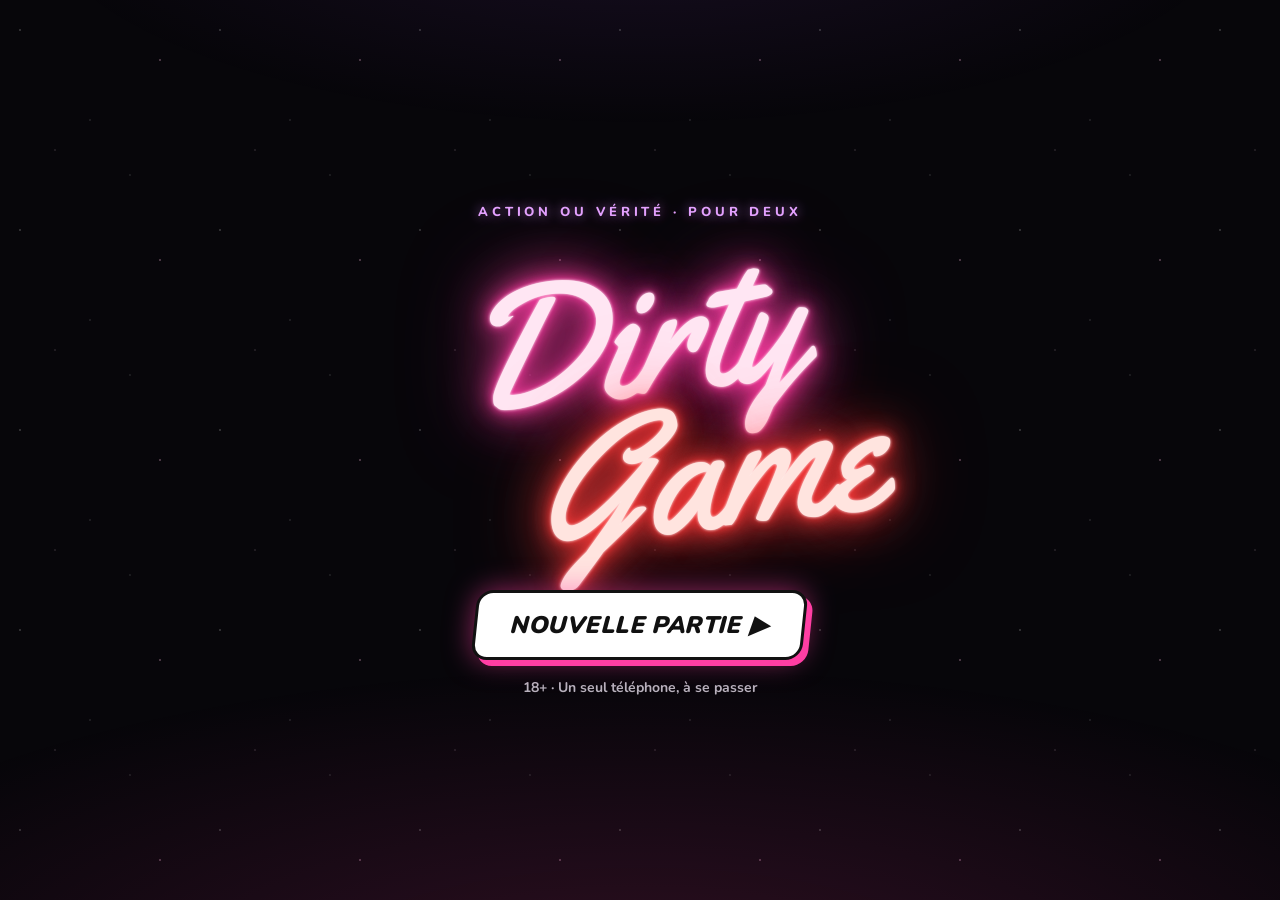
<file: index.html>
<!DOCTYPE html>
<html lang="fr">
<head>
<meta charset="utf-8">
<meta name="viewport" content="width=device-width, initial-scale=1, viewport-fit=cover">
<meta name="theme-color" content="#07060a">
<title>Dirty Game</title>
<link rel="preconnect" href="https://fonts.googleapis.com">
<link href="https://fonts.googleapis.com/css2?family=Nunito:ital,wght@0,600;0,700;0,800;0,900;1,900&family=Yellowtail&display=swap" rel="stylesheet">
<link rel="stylesheet" href="style.css">
<script type="importmap">
{ "imports": { "three": "./vendor/three/three.module.min.js", "three/addons/": "./vendor/three/addons/" } }
</script>
</head>
<body>
<div id="app">
  <div class="sky"></div>

  <!-- ACCUEIL -->
  <section id="home" class="screen center-col">
    <div class="kicker">Action ou vérité · pour deux</div>
    <div class="logo">
      <span class="logo-dirty">Dirty</span>
      <span class="logo-game">Game</span>
    </div>
    <div class="center-col" style="gap:18px">
      <button type="button" class="btn-big pink" data-go="setup">Nouvelle partie &#9654;&#xFE0E;</button>
      <div class="muted">18+ · Un seul téléphone, à se passer</div>
    </div>
  </section>

  <!-- JOUEURS -->
  <section id="setup" class="screen sheet-wrap">
    <div class="sheet" style="max-width:600px; gap:22px">
      <div class="sheet-head">
        <span class="sheet-title">LES JOUEURS</span>
        <button type="button" class="btn-close" data-go="home">✕</button>
      </div>
      <div class="rule" style="margin-top:-8px"></div>
      <div id="setupPlayers" class="players-grid"></div>
      <div style="height:1px; background:#d9d6cf"></div>
      <div style="display:flex; flex-direction:column; gap:12px">
        <div style="font-weight:900; font-size:18px">Intensité</div>
        <div class="grid2">
          <button type="button" class="seg" id="modeProg">Progressif</button>
          <button type="button" class="seg" id="modeFixe">Fixe</button>
        </div>
        <div id="progInfo" style="display:flex; flex-direction:column; gap:8px">
          <div class="grid3" style="gap:4px">
            <div class="bar" style="background:#d98cff"></div>
            <div class="bar" style="background:#ff5fa2"></div>
            <div class="bar" style="background:#ff3b3b"></div>
          </div>
          <div class="grid3" style="gap:4px; font-weight:800; font-size:13px; color:#4d4a46">
            <span>Soft</span><span style="text-align:center">Chaud</span><span style="text-align:right">Hot</span>
          </div>
          <div style="font-weight:700; font-size:13px; color:#6b6863">De plus en plus intense au fil du plateau, sans savoir où ça change.</div>
        </div>
        <div id="fixeInfo" class="grid3" style="gap:8px"></div>
      </div>
      <div style="display:flex; justify-content:flex-end; padding-top:4px">
        <button type="button" class="btn-ink" id="startGame" style="font-size:26px; padding:12px 30px">JOUER &#9654;&#xFE0E;</button>
      </div>
    </div>
  </section>

  <!-- PLATEAU 3D -->
  <section id="board" class="screen">
    <div id="stage"></div>
    <div class="hud-top">
      <div class="hud-row">
        <button type="button" class="btn-round" data-go="home" aria-label="Accueil">⌂</button>
        <div class="turn-box">
          <span class="turn-dot" id="turnDot"></span>
          <div class="turn-txt">
            <span class="cap">C'est au tour de</span>
            <span class="turn-name" id="turnName"></span>
          </div>
        </div>
        <button type="button" class="btn-round" id="openLegend" style="font-size:20px; font-style:italic" aria-label="Les cases">i</button>
      </div>
      <div id="chips" class="chips"></div>
    </div>
    <div class="hud-bottom">
      <button type="button" id="roll" class="roll">
        <span class="roll-label" id="rollLabel">Lancer le dé</span>
      </button>
    </div>
  </section>

  <!-- VICTOIRE -->
  <section id="win" class="screen center-col" style="gap:22px; overflow:hidden">
    <div class="win-halo" id="winHalo"></div>
    <div class="kicker" style="color:#ffd23f; text-shadow:0 0 12px rgba(255,210,63,.7); position:relative">Case 45 · arrivée pile</div>
    <div class="win-name" id="winName"></div>
    <div style="position:relative; font-weight:900; font-size:30px">remporte la partie</div>
    <div id="winSub" style="position:relative; font-size:17px; font-weight:700; color:#cfc8d3; max-width:340px; text-wrap:pretty"></div>
    <button type="button" class="btn-big" id="goFinal" style="position:relative; margin-top:10px; font-size:21px; padding:15px 28px">Imposer le gage final &#9654;&#xFE0E;</button>
  </section>

  <!-- GAGE FINAL -->
  <section id="final" class="screen sheet-wrap">
    <div class="sheet" style="max-width:480px; gap:16px; box-shadow:0 0 0 3px #ff3b3b, 0 0 70px rgba(255,59,59,.45)">
      <div class="sheet-head" style="align-items:flex-end">
        <span class="sheet-title" style="font-size:30px">GAGE FINAL</span>
        <span class="lvl-tag" style="background:#ff3b3b">HOT</span>
      </div>
      <div class="rule"></div>
      <div id="finalSub" style="font-weight:800; font-size:15px; color:#4d4a46"></div>
      <div id="finalPick" style="display:flex; flex-direction:column; gap:16px">
        <div id="finalOptions" style="display:flex; flex-direction:column; gap:8px"></div>
        <textarea id="finalCustom" placeholder="Ou écris ton propre gage…" rows="3"></textarea>
        <div style="display:flex; justify-content:flex-end">
          <button type="button" class="btn-ink" id="imposeFinal" style="font-size:24px; padding:12px 26px">IMPOSER &#9654;&#xFE0E;</button>
        </div>
      </div>
      <div id="finalShow" style="display:flex; flex-direction:column; gap:16px">
        <div id="finalText" class="card-text" style="font-size:28px; min-height:3.6em"></div>
        <button type="button" class="btn-ink" id="finalDone" style="font-size:26px; padding:14px">FAIT ✓</button>
      </div>
      <div id="finalEnd" style="display:flex; flex-direction:column; gap:16px">
        <div style="font-weight:800; font-size:22px; line-height:1.3">Partie terminée. Une revanche ?</div>
        <div class="grid2" style="gap:10px">
          <button type="button" class="seg" data-go="home" style="background:#e6e4df; color:#333; padding:14px; font-size:17px">Accueil</button>
          <button type="button" class="seg" id="rematch" style="background:#111; color:#fff; padding:14px; font-size:17px">Revanche</button>
        </div>
      </div>
    </div>
  </section>

  <!-- MODALE : CHOIX LIBRE / GAGE À DONNER -->
  <div id="mChoice" class="modal">
    <div class="sheet" id="choiceSheet" style="max-width:420px; gap:16px; border-radius:34px; padding:24px">
      <div class="sheet-head" style="align-items:flex-end">
        <span class="sheet-title" id="choiceTitle"></span>
      </div>
      <div class="rule"></div>
      <div id="choiceText" style="font-weight:800; font-size:22px; line-height:1.3; text-wrap:pretty"></div>
      <div class="grid2" style="gap:14px; padding:4px 4px 6px 0">
        <button type="button" class="btn-ink" id="pickA" style="font-size:22px; padding:16px 6px">ACTION</button>
        <button type="button" class="btn-ink" id="pickV" style="font-size:22px; padding:16px 6px">VÉRITÉ</button>
      </div>
    </div>
  </div>

  <!-- MODALE : JOKER -->
  <div id="mJoker" class="modal">
    <div class="sheet" style="max-width:420px; gap:16px; border-radius:34px; padding:24px; box-shadow:0 0 0 3px #ffd23f, 0 0 60px rgba(255,210,63,.45)">
      <div style="display:flex; align-items:center; gap:10px">
        <span class="sheet-title">JOKER</span><span style="font-size:26px; color:#e0a800">★</span>
      </div>
      <div class="rule"></div>
      <div id="jokerText" style="font-weight:800; font-size:20px; line-height:1.3"></div>
      <div style="display:flex; flex-direction:column; gap:10px">
        <button type="button" class="opt" id="keepJoker">
          <span class="opt-t">Éviter mon gage</span>
          <span class="opt-s">Garde ce joker pour annuler ton prochain gage.</span>
        </button>
        <button type="button" class="opt" id="giveGage">
          <span class="opt-t">Donner un gage à l'autre</span>
          <span class="opt-s" id="jokerGiveSub"></span>
        </button>
      </div>
    </div>
  </div>

  <!-- MODALE : CARTE -->
  <div id="mCard" class="modal" style="overflow-y:auto">
    <div class="sheet" id="cardSheet" style="max-width:440px; gap:16px; border-radius:34px; padding:24px 24px 22px">
      <div class="sheet-head" style="align-items:flex-end">
        <span class="sheet-title" id="cardType" style="font-size:34px; line-height:1"></span>
      </div>
      <div class="rule"></div>
      <div style="display:flex; align-items:center; gap:8px; font-weight:800; font-size:14px; color:#4d4a46">
        <span id="cardPawn" style="width:12px; height:12px; border-radius:50%"></span><span id="cardFor"></span>
      </div>
      <div id="cardText" class="card-text"></div>
      <div id="timer" class="timer">
        <div style="display:flex; align-items:baseline; gap:2px; min-width:66px">
          <span id="timerLeft" style="font-weight:900; font-size:38px; line-height:1; font-variant-numeric:tabular-nums"></span><span style="font-weight:900; font-size:18px">s</span>
        </div>
        <div class="timer-track"><div id="timerBar" class="timer-bar"></div></div>
        <button type="button" id="timerBtn" class="timer-btn"></button>
      </div>
      <button type="button" class="btn-ink" id="cardDone" style="margin-right:5px; font-size:26px; padding:14px">FAIT ✓</button>
      <button type="button" class="seg" id="useJoker" style="background:#e6e4df; color:#333; padding:11px; font-size:15px"></button>
    </div>
  </div>

  <!-- MODALE : LÉGENDE -->
  <div id="mLegend" class="modal">
    <div class="sheet" style="max-width:400px; gap:14px; border-radius:34px; padding:24px">
      <div class="sheet-head">
        <span class="sheet-title" style="font-size:26px">LES CASES</span>
        <button type="button" class="btn-close" id="closeLegend">✕</button>
      </div>
      <div class="rule"></div>
      <div id="legendList" style="display:flex; flex-direction:column; gap:8px"></div>
      <div style="font-weight:700; font-size:13px; color:#5c5954; line-height:1.4">Il faut tomber pile sur la case 45. Sinon, le pion recule du surplus. Glisse un doigt sur le plateau pour le faire pivoter.</div>
    </div>
  </div>

  <!-- TOAST -->
  <div id="toast" class="toast-wrap">
    <div class="toast" id="toastBox">
      <div class="toast-title" id="toastTitle"></div>
      <div class="toast-text" id="toastText"></div>
    </div>
  </div>
</div>

<script src="deck.js"></script>
<script type="module" src="main.js"></script>
</body>
</html>
</file>
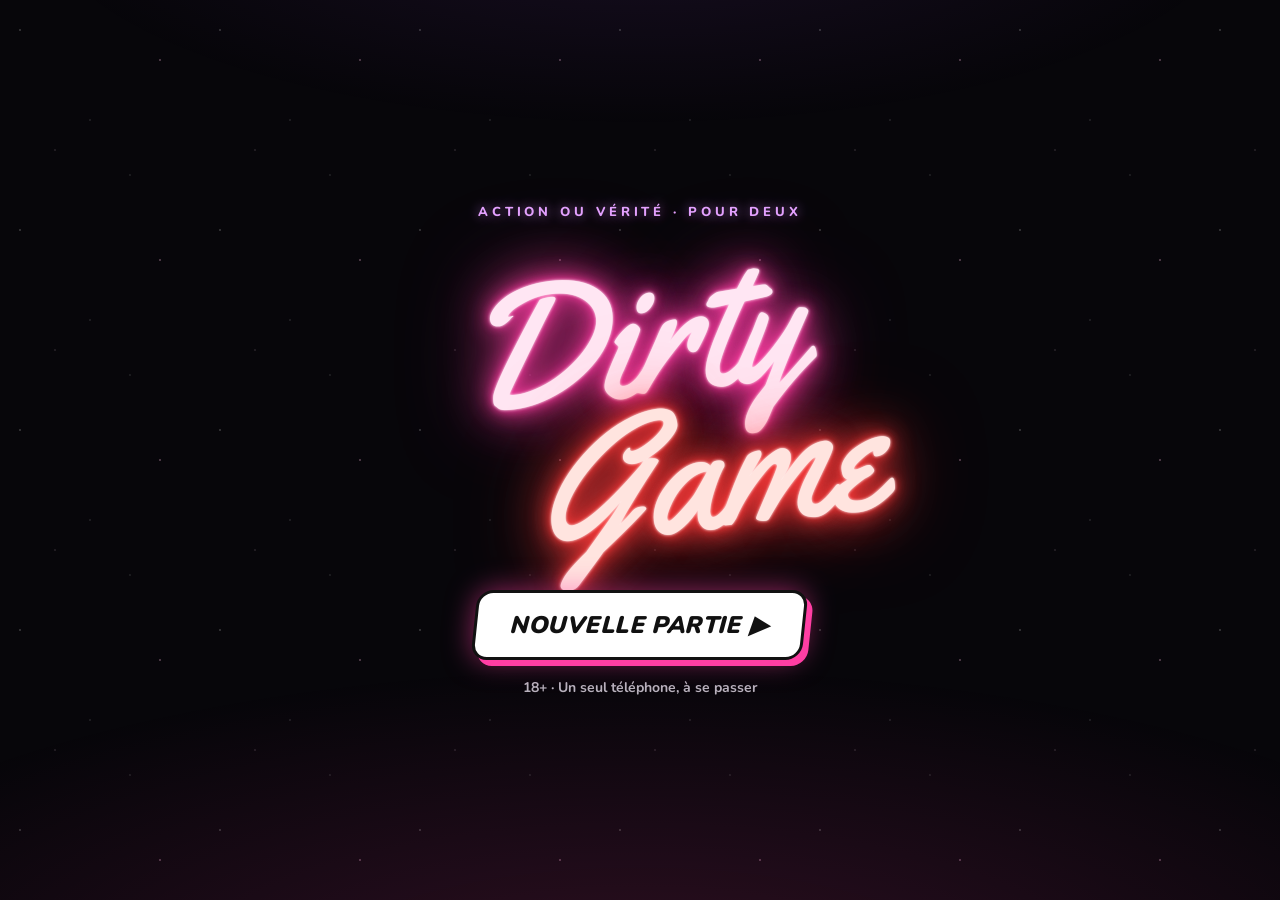
<file: public/index.html>
<!DOCTYPE html>
<html lang="fr">
<head>
<meta charset="utf-8">
<meta name="viewport" content="width=device-width, initial-scale=1, maximum-scale=1, viewport-fit=cover">
<meta name="theme-color" content="#07060a">
<title>Dirty Game</title>
<link rel="icon" type="image/png" sizes="32x32" href="favicon-32.png">
<link rel="apple-touch-icon" href="apple-touch-icon.png">
<link rel="manifest" href="manifest.webmanifest">
<meta name="apple-mobile-web-app-capable" content="yes">
<meta name="mobile-web-app-capable" content="yes">
<meta name="apple-mobile-web-app-status-bar-style" content="black-translucent">
<meta name="apple-mobile-web-app-title" content="Dirty Game">
<link rel="preconnect" href="https://fonts.googleapis.com">
<link href="https://fonts.googleapis.com/css2?family=Nunito:ital,wght@0,600;0,700;0,800;0,900;1,900&family=Yellowtail&display=swap" rel="stylesheet">
<link rel="stylesheet" href="style.css">
<script type="importmap">
{ "imports": { "three": "./vendor/three/three.module.min.js", "three/addons/": "./vendor/three/addons/" } }
</script>
</head>
<body>
<div id="app">
  <div class="sky"></div>

  <!-- ACCUEIL -->
  <section id="home" class="screen center-col">
    <div class="kicker">Action ou vérité · pour deux</div>
    <div class="logo">
      <span class="logo-dirty">Dirty</span>
      <span class="logo-game">Game</span>
    </div>
    <div class="center-col" style="gap:18px">
      <button type="button" class="btn-big pink" id="resumeGame" style="display:none">Reprendre la partie &#9654;&#xFE0E;<small id="resumeInfo" class="resume-info"></small></button>
      <button type="button" class="btn-big pink" data-go="setup">Nouvelle partie &#9654;&#xFE0E;</button>
      <div class="muted">18+ · Un seul téléphone, à se passer</div>
    </div>
  </section>

  <!-- JOUEURS -->
  <section id="setup" class="screen sheet-wrap">
    <div class="sheet" style="max-width:600px; gap:22px">
      <div class="sheet-head">
        <span class="sheet-title">LES JOUEURS</span>
        <button type="button" class="btn-close" data-go="home">✕</button>
      </div>
      <div class="rule" style="margin-top:-8px"></div>
      <div id="setupPlayers" class="players-grid"></div>
      <div style="height:1px; background:#d9d6cf"></div>
      <div style="display:flex; flex-direction:column; gap:12px">
        <div style="font-weight:900; font-size:18px">Intensité</div>
        <div class="grid2">
          <button type="button" class="seg" id="modeProg">Progressif</button>
          <button type="button" class="seg" id="modeFixe">Fixe</button>
        </div>
        <div id="progInfo" style="display:flex; flex-direction:column; gap:8px">
          <div class="grid3" style="gap:4px">
            <div class="bar" style="background:#d98cff"></div>
            <div class="bar" style="background:#ff5fa2"></div>
            <div class="bar" style="background:#ff3b3b"></div>
          </div>
          <div class="grid3" style="gap:4px; font-weight:800; font-size:13px; color:#4d4a46">
            <span>Soft</span><span style="text-align:center">Chaud</span><span style="text-align:right">Hot</span>
          </div>
          <div style="font-weight:700; font-size:13px; color:#6b6863">De plus en plus intense au fil du plateau, sans savoir où ça change.</div>
        </div>
        <div id="fixeInfo" class="grid3" style="gap:8px"></div>
      </div>
      <div style="display:flex; justify-content:flex-end; padding-top:4px">
        <button type="button" class="btn-ink" id="startGame" style="font-size:26px; padding:12px 30px">JOUER &#9654;&#xFE0E;</button>
      </div>
    </div>
  </section>

  <!-- PLATEAU 3D -->
  <section id="board" class="screen">
    <div id="stage"></div>
    <div class="hud-top">
      <div class="hud-row">
        <button type="button" class="btn-round" data-go="home" aria-label="Accueil">⌂</button>
        <div class="turn-box">
          <span class="turn-dot" id="turnDot"></span>
          <div class="turn-txt">
            <span class="cap">C'est au tour de</span>
            <span class="turn-name" id="turnName"></span>
          </div>
        </div>
        <button type="button" class="btn-round" id="openLegend" style="font-size:20px; font-style:italic" aria-label="Les cases">i</button>
      </div>
      <div id="chips" class="chips"></div>
    </div>
    <div class="hud-bottom">
      <button type="button" id="roll" class="roll">
        <span class="roll-label" id="rollLabel">Lancer le dé</span>
      </button>
    </div>
  </section>

  <!-- VICTOIRE -->
  <section id="win" class="screen center-col" style="gap:22px; overflow:hidden">
    <div class="win-halo" id="winHalo"></div>
    <div class="kicker" style="color:#ffd23f; text-shadow:0 0 12px rgba(255,210,63,.7); position:relative">Case 45 · arrivée pile</div>
    <div class="win-name" id="winName"></div>
    <div style="position:relative; font-weight:900; font-size:30px">remporte la partie</div>
    <div id="winSub" style="position:relative; font-size:17px; font-weight:700; color:#cfc8d3; max-width:340px; text-wrap:pretty"></div>
    <button type="button" class="btn-big" id="goFinal" style="position:relative; margin-top:10px; font-size:21px; padding:15px 28px">Imposer le gage final &#9654;&#xFE0E;</button>
  </section>

  <!-- GAGE FINAL -->
  <section id="final" class="screen sheet-wrap">
    <div class="sheet" style="max-width:480px; gap:16px; box-shadow:0 0 0 3px #ff3b3b, 0 0 70px rgba(255,59,59,.45)">
      <div class="sheet-head" style="align-items:flex-end">
        <span class="sheet-title" style="font-size:30px">GAGE FINAL</span>
        <span class="lvl-tag" style="background:#ff3b3b">HOT</span>
      </div>
      <div class="rule"></div>
      <div id="finalSub" style="font-weight:800; font-size:15px; color:#4d4a46"></div>
      <div id="finalPick" style="display:flex; flex-direction:column; gap:16px">
        <div id="finalOptions" style="display:flex; flex-direction:column; gap:8px"></div>
        <textarea id="finalCustom" placeholder="Ou écris ton propre gage…" rows="3"></textarea>
        <div style="display:flex; justify-content:flex-end">
          <button type="button" class="btn-ink" id="imposeFinal" style="font-size:24px; padding:12px 26px">IMPOSER &#9654;&#xFE0E;</button>
        </div>
      </div>
      <div id="finalShow" style="display:flex; flex-direction:column; gap:16px">
        <div id="finalText" class="card-text" style="font-size:28px; min-height:3.6em"></div>
        <button type="button" class="btn-ink" id="finalDone" style="font-size:26px; padding:14px">FAIT ✓</button>
      </div>
      <div id="finalEnd" style="display:flex; flex-direction:column; gap:16px">
        <div style="font-weight:800; font-size:22px; line-height:1.3">Partie terminée. Une revanche ?</div>
        <div class="grid2" style="gap:10px">
          <button type="button" class="seg" data-go="home" style="background:#e6e4df; color:#333; padding:14px; font-size:17px">Accueil</button>
          <button type="button" class="seg" id="rematch" style="background:#111; color:#fff; padding:14px; font-size:17px">Revanche</button>
        </div>
      </div>
    </div>
  </section>

  <!-- MODALE : CHOIX LIBRE / GAGE À DONNER -->
  <div id="mChoice" class="modal">
    <div class="sheet neon-sheet" id="choiceSheet" style="max-width:420px; gap:16px; border-radius:34px; padding:24px">
      <div class="sheet-head" style="align-items:flex-end">
        <span class="sheet-title" id="choiceTitle"></span>
      </div>
      <div class="rule"></div>
      <div id="choiceText" style="font-weight:800; font-size:22px; line-height:1.3; text-wrap:pretty"></div>
      <div class="grid2" style="gap:14px; padding:4px 4px 6px 0">
        <button type="button" class="btn-ink" id="pickA" style="font-size:22px; padding:16px 6px">ACTION</button>
        <button type="button" class="btn-ink" id="pickV" style="font-size:22px; padding:16px 6px">VÉRITÉ</button>
      </div>
    </div>
  </div>

  <!-- MODALE : JOKER -->
  <div id="mJoker" class="modal">
    <div class="sheet neon-sheet" style="--c:#ffd23f; max-width:420px; gap:16px; border-radius:34px; padding:24px">
      <div style="display:flex; align-items:center; gap:10px">
        <span class="sheet-title">JOKER</span><span style="font-size:26px; color:#ffd23f; text-shadow:0 0 12px #ffd23f">★</span>
      </div>
      <div class="rule"></div>
      <div id="jokerText" style="font-weight:800; font-size:20px; line-height:1.3"></div>
      <div style="display:flex; flex-direction:column; gap:10px">
        <button type="button" class="opt" id="keepJoker">
          <span class="opt-t">Éviter mon gage</span>
          <span class="opt-s">Garde ce joker pour annuler ton prochain gage.</span>
        </button>
        <button type="button" class="opt" id="giveGage">
          <span class="opt-t">Donner un gage à l'autre</span>
          <span class="opt-s" id="jokerGiveSub"></span>
        </button>
      </div>
    </div>
  </div>

  <!-- MODALE : CARTE -->
  <div id="mCard" class="modal card-modal">
    <div class="sheet neon-sheet card-sheet" id="cardSheet">
      <div class="card-top">
        <span class="card-kind" id="cardType"></span>
        <span class="card-for"><i id="cardPawn"></i><span id="cardFor"></span></span>
      </div>
      <div class="rule"></div>
      <div class="card-body"><div id="cardText" class="card-text"></div></div>
      <div class="card-actions">
        <div id="timer" class="timer">
          <div style="display:flex; align-items:baseline; gap:2px; min-width:66px">
            <span id="timerLeft" style="font-weight:900; font-size:38px; line-height:1; font-variant-numeric:tabular-nums"></span><span style="font-weight:900; font-size:18px">s</span>
          </div>
          <div class="timer-track"><div id="timerBar" class="timer-bar"></div></div>
          <button type="button" id="timerBtn" class="timer-btn"></button>
        </div>
        <button type="button" class="btn-ink" id="cardDone" style="margin-right:5px; font-size:26px; padding:14px">FAIT ✓</button>
        <button type="button" class="seg joker-btn" id="useJoker"></button>
      </div>
    </div>
  </div>

  <!-- MODALE : LÉGENDE -->
  <div id="mLegend" class="modal">
    <div class="sheet" style="max-width:400px; gap:14px; border-radius:34px; padding:24px">
      <div class="sheet-head">
        <span class="sheet-title" style="font-size:26px">LES CASES</span>
        <button type="button" class="btn-close" id="closeLegend">✕</button>
      </div>
      <div class="rule"></div>
      <div id="legendList" style="display:flex; flex-direction:column; gap:8px"></div>
      <div style="font-weight:700; font-size:13px; color:#5c5954; line-height:1.4">Il faut tomber pile sur la case 45. Sinon, le pion recule du surplus.</div>
    </div>
  </div>

  <!-- TOAST -->
  <div id="toast" class="toast-wrap">
    <div class="toast" id="toastBox">
      <div class="toast-title" id="toastTitle"></div>
      <div class="toast-text" id="toastText"></div>
    </div>
  </div>
</div>

<script src="deck.js"></script>
<script type="module" src="main.js"></script>
</body>
</html>
</file>
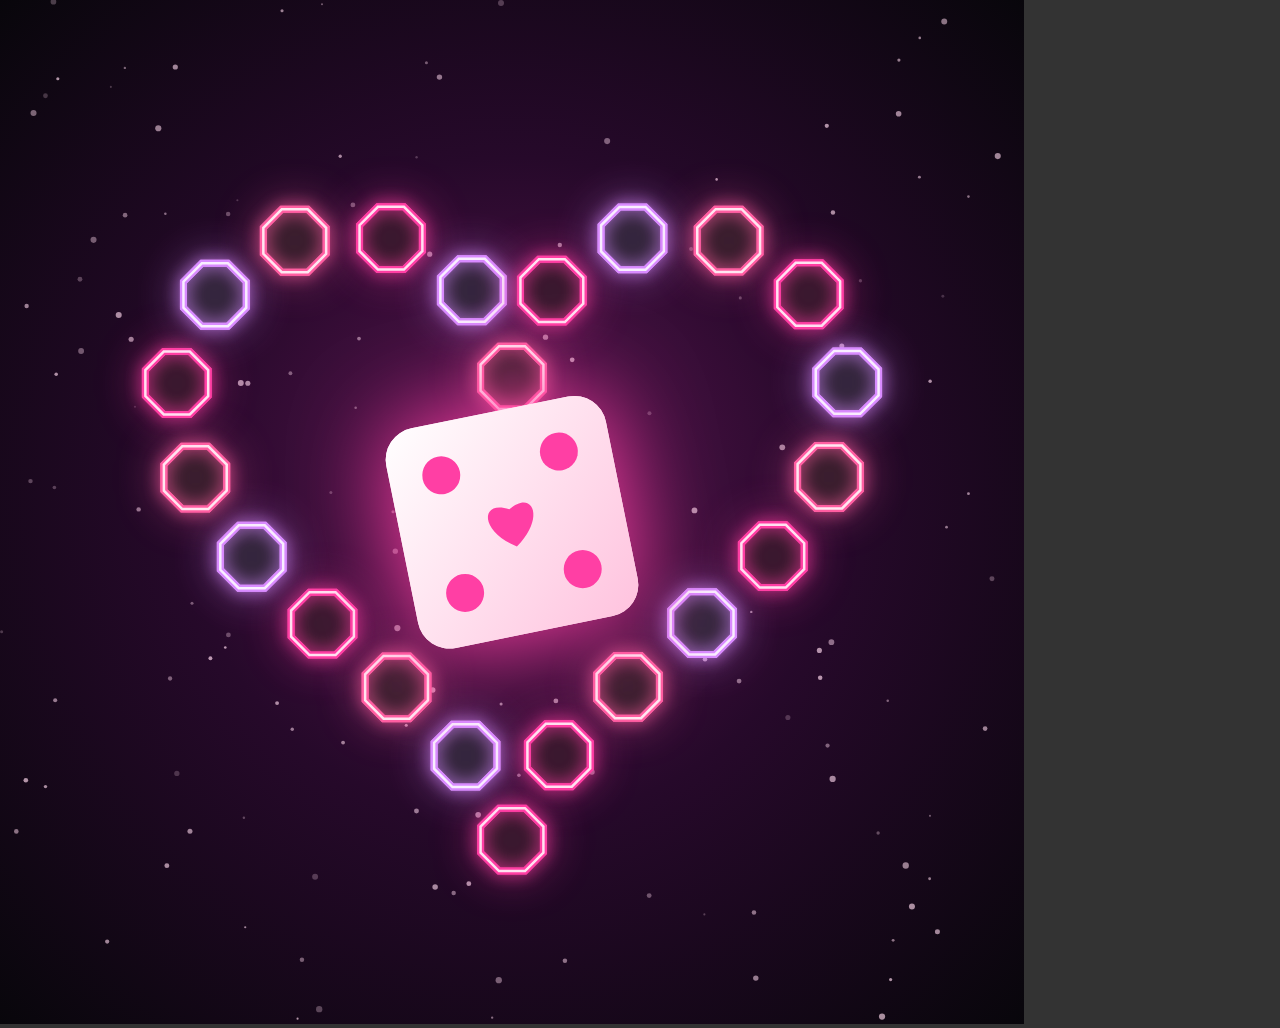
<file: tools/icone.html>
<!doctype html><meta charset="utf-8">
<!-- Dessine l'icône d'écran d'accueil (plateau cœur néon + dé). Ouvrir dans un navigateur, puis enregistrer les images. -->
<body style="background:#333;margin:0"><canvas id="c" width="1024" height="1024"></canvas>
<script>
const c = document.getElementById('c'), x = c.getContext('2d'), W = 1024;
// fond
const bg = x.createRadialGradient(W / 2, W * 0.46, 0, W / 2, W / 2, W * 0.72);
bg.addColorStop(0, '#5a1450'); bg.addColorStop(0.45, '#26092a'); bg.addColorStop(1, '#07060a');
x.fillStyle = bg; x.fillRect(0, 0, W, W);
// étoiles
let s = 7; const rnd = () => (s = (s * 16807) % 2147483647) / 2147483647;
for (let i = 0; i < 140; i++) { x.fillStyle = `rgba(255,217,238,${0.2 + rnd() * 0.5})`; x.beginPath(); x.arc(rnd() * W, rnd() * W, 1 + rnd() * 2.2, 0, 7); x.fill(); }
// cœur de cases octogonales
const heart = t => [16 * Math.sin(t) ** 3, -(13 * Math.cos(t) - 5 * Math.cos(2 * t) - 2 * Math.cos(3 * t) - Math.cos(4 * t))];
const raw = []; for (let i = 0; i <= 4000; i++) raw.push(heart(Math.PI + i / 4000 * Math.PI * 2));
const cum = [0]; for (let i = 1; i < raw.length; i++) cum.push(cum[i - 1] + Math.hypot(raw[i][0] - raw[i - 1][0], raw[i][1] - raw[i - 1][1]));
const N = 22, L = cum[cum.length - 1], k = 21, ox = W / 2, oy = W * 0.5;
const oct = (cx, cy, r) => { x.beginPath(); for (let i = 0; i < 8; i++) { const a = Math.PI / 8 + i * Math.PI / 4; x.lineTo(cx + Math.cos(a) * r, cy + Math.sin(a) * r); } x.closePath(); };
const cols = ['#ff3fa4', '#d98cff', '#ff5fa2'];
for (let n = 0; n < N; n++) {
  const d = n / N * L; let j = 0; while (cum[j + 1] < d) j++;
  const [hx, hy] = raw[j], px = ox + hx * k, py = oy + (hy - 1.4) * k, col = cols[n % 3];
  oct(px, py, 34); x.fillStyle = '#141118'; x.fill();
  x.lineWidth = 7; x.strokeStyle = col; x.shadowColor = col;
  for (const b of [40, 16]) { x.shadowBlur = b; x.stroke(); }
  x.shadowBlur = 4; x.lineWidth = 2.5; x.strokeStyle = 'rgba(255,255,255,.85)'; x.stroke(); x.shadowBlur = 0;
}
// dé au centre
x.save(); x.translate(W / 2, W * 0.51); x.rotate(-0.2);
const R = 112, rr = 32;
x.shadowColor = '#ff3fa4'; x.shadowBlur = 90;
x.beginPath(); x.roundRect(-R, -R, 2 * R, 2 * R, rr); x.fillStyle = '#ffe1ef'; x.fill();
x.shadowBlur = 0;
const g = x.createLinearGradient(-R, -R, R, R); g.addColorStop(0, '#ffffff'); g.addColorStop(1, '#ffc2de');
x.fillStyle = g; x.fill();
x.fillStyle = '#ff3fa4';
for (const [a, b] of [[-1, -1], [1, -1], [0, 0], [-1, 1], [1, 1]]) {
  x.beginPath();
  if (a === 0) { // point central en cœur
    x.save(); x.scale(1.9, 1.9); x.translate(0, 1);
    x.moveTo(0, 12); x.bezierCurveTo(-18, 0, -14, -16, 0, -8); x.bezierCurveTo(14, -16, 18, 0, 0, 12); x.restore();
  } else x.arc(a * 60, b * 60, 19, 0, 7);
  x.fill();
}
x.restore();
</script>
</file>
<file: style.css>
/* Style repris de la maquette Claude Design « DirtyGame » */
html,body{margin:0;background:#07060a;-webkit-tap-highlight-color:transparent;overscroll-behavior:none}
*{box-sizing:border-box}
input,textarea,button{font-family:inherit}
button{cursor:pointer}
@keyframes dgPulse{0%,100%{transform:scale(.9);opacity:.65}50%{transform:scale(1.08);opacity:1}}

#app{position:relative;min-height:100dvh;font-family:'Nunito',sans-serif;color:#fff;background-color:#07060a;
  background-image:radial-gradient(1px 1px at 20px 30px,rgba(255,255,255,.55),transparent),radial-gradient(1px 1px at 90px 120px,rgba(255,255,255,.3),transparent),radial-gradient(1.5px 1.5px at 160px 60px,rgba(255,190,225,.5),transparent),radial-gradient(1px 1px at 130px 175px,rgba(255,255,255,.28),transparent),radial-gradient(1px 1px at 55px 150px,rgba(255,220,240,.35),transparent);
  background-size:200px 200px;overflow-x:hidden}
.sky{position:fixed;inset:0;pointer-events:none;background:radial-gradient(120% 60% at 50% 110%,rgba(255,63,164,.16),transparent 60%),radial-gradient(80% 40% at 50% -10%,rgba(180,90,255,.10),transparent 60%)}

.screen{display:none;position:relative;min-height:100dvh}
.screen.on{display:flex}
.center-col{flex-direction:column;align-items:center;justify-content:center;gap:44px;padding:40px 24px;text-align:center}
.center-col:not(.screen){display:flex;padding:0}
.kicker{font-weight:800;font-size:13px;letter-spacing:.3em;text-transform:uppercase;color:#e3a3ff;text-shadow:0 0 12px rgba(217,140,255,.7)}
.muted{font-size:14px;font-weight:700;color:#b8b2bd}

.logo{transform:rotate(-7deg);display:flex;flex-direction:column;align-items:center;line-height:.8}
.logo span{font-family:'Yellowtail',cursive;font-size:clamp(88px,27vw,176px)}
.logo-dirty{color:#ffe6f3;text-shadow:0 0 3px #fff,0 0 10px #ff3fa4,0 0 24px #ff3fa4,0 0 52px #ff3fa4,0 0 90px rgba(255,63,164,.6)}
.logo-game{margin-left:.7em;color:#ffe4df;text-shadow:0 0 3px #fff,0 0 10px #ff3b3b,0 0 24px #ff3b3b,0 0 52px #ff3b3b,0 0 90px rgba(255,59,59,.6)}

.btn-big{background:#fff;color:#111;border:3.5px solid #111;border-radius:16px;padding:16px 34px;font-weight:900;font-style:italic;font-size:24px;letter-spacing:.02em;text-transform:uppercase;transform:skewX(-6deg);box-shadow:0 0 28px rgba(255,63,164,.55),6px 6px 0 #ff3fa4}
.btn-big:active{transform:skewX(-6deg) translate(3px,3px);box-shadow:0 0 28px rgba(255,63,164,.55),3px 3px 0 #ff3fa4}
.btn-ink{background:#fff;color:#111;border:3.5px solid #111;border-radius:14px;font-weight:900;font-style:italic;transform:skewX(-6deg);box-shadow:5px 5px 0 #111}
.btn-ink:active{transform:skewX(-6deg) translate(3px,3px);box-shadow:2px 2px 0 #111}
.btn-close{width:40px;height:40px;border-radius:50%;border:none;background:#bdbbb7;color:#fff;font-size:20px;font-weight:700}
.btn-round{flex:none;width:46px;height:46px;border-radius:50%;border:none;background:#232128;color:#fff;font-size:24px;font-weight:900}

.sheet-wrap{align-items:center;justify-content:center;padding:24px 14px}
.sheet{width:100%;background-color:#f7f6f3;background-image:radial-gradient(rgba(0,0,0,.05) .6px,transparent .9px);background-size:5px 5px;border-radius:36px;padding:26px 24px;color:#111;display:flex;flex-direction:column;box-shadow:0 30px 80px rgba(0,0,0,.6)}
.sheet-head{display:flex;align-items:center;justify-content:space-between;gap:12px}
.sheet-title{font-weight:900;font-size:28px;letter-spacing:.02em}
.rule{height:2px;background:#111}
.grid2{display:grid;grid-template-columns:1fr 1fr;gap:6px}
.grid3{display:grid;grid-template-columns:repeat(3,1fr)}
.bar{height:8px;border-radius:99px}
.seg{border:none;border-radius:6px;padding:12px 8px;font-weight:800;font-size:16px;background:#e6e4df;color:#555}
.seg.on{background:#111;color:#fff}
.lvl-tag{color:#111;border-radius:999px;padding:5px 14px;font-weight:900;font-size:13px;letter-spacing:.12em;text-transform:uppercase}

.players-grid{display:grid;grid-template-columns:repeat(auto-fit,minmax(220px,1fr));gap:26px 20px}
.pl{display:flex;flex-direction:column;align-items:center;gap:12px}
.pl-av{width:104px;height:104px;border-radius:50%;border:1.5px solid #111;display:flex;align-items:center;justify-content:center;position:relative}
.pl-av b{font-family:'Yellowtail',cursive;font-size:62px;line-height:1;padding-right:6px;font-weight:400}
.pl-av i{position:absolute;bottom:-4px;right:4px;width:24px;height:24px;border-radius:50%;border:3px solid #f7f6f3}
.pl-lab{font-weight:800;font-size:12px;letter-spacing:.2em;color:#6b6863;text-transform:uppercase}
.pl input{width:100%;max-width:230px;text-align:center;font-weight:900;font-size:26px;color:#111;background:transparent;border:none;border-bottom:2px solid #111;padding:4px 0 6px;outline:none;border-radius:0}
.pl .grid2{width:100%;max-width:230px}
.pl .seg{padding:10px 0}
.lvl-choice{display:flex;align-items:center;justify-content:center;gap:8px;border-radius:999px;padding:11px 6px;font-weight:900;font-size:16px;border:2px solid #d9d6cf;background:#fff;color:#555}
.lvl-choice i{width:10px;height:10px;border-radius:50%}

/* Plateau */
#board{height:100dvh;min-height:0;overflow:hidden}
#stage{position:fixed;inset:0;touch-action:none}
#stage canvas{display:block;width:100%;height:100%}
.hud-top{position:absolute;top:0;left:0;right:0;padding:12px 12px 0;padding-top:max(12px,env(safe-area-inset-top));display:flex;flex-direction:column;align-items:center;gap:8px;pointer-events:none}
.hud-top>*{pointer-events:auto}
.hud-row{width:100%;max-width:760px;display:flex;align-items:center;gap:10px}
.turn-box{flex:1;min-width:0;display:flex;align-items:center;gap:12px;background:rgba(26,25,30,.86);backdrop-filter:blur(6px);border-radius:18px;padding:8px 14px}
.turn-dot{flex:none;width:14px;height:14px;border-radius:50%}
.turn-txt{flex:1;min-width:0;display:flex;flex-direction:column;line-height:1.15}
.cap{font-size:11px;font-weight:800;letter-spacing:.14em;text-transform:uppercase;color:#a9a3ae}
.turn-name{font-size:20px;font-weight:900;white-space:nowrap;overflow:hidden;text-overflow:ellipsis}
.turn-lvl{flex:none;display:flex;flex-direction:column;align-items:flex-end;line-height:1.15;gap:3px}
.lvl-pill{font-size:13px;font-weight:900;letter-spacing:.1em;text-transform:uppercase;border:1.5px solid;border-radius:999px;padding:2px 10px}
.chips{display:flex;justify-content:center;gap:8px;flex-wrap:wrap}
.chip{display:flex;align-items:center;gap:7px;padding:4px 12px 4px 6px;border-radius:999px;background:rgba(20,19,23,.86);border:1px solid #2a2830;font-size:13px;font-weight:800;color:#ddd6e0;white-space:nowrap}
.chip i{width:16px;height:16px;border-radius:50%;border:2px solid #fff}
.chip em{font-style:normal;color:#8f8995}
.chip b{color:#ffd23f;text-shadow:0 0 8px #ffd23f}
.hud-bottom{position:absolute;left:0;right:0;bottom:0;padding:0 12px 16px;padding-bottom:max(16px,env(safe-area-inset-bottom));display:flex;flex-direction:column;align-items:center;gap:10px;pointer-events:none}
.hud-bottom>*{pointer-events:auto}
.zones{display:flex;justify-content:center;gap:14px;flex-wrap:wrap}
.zone{display:flex;align-items:center;gap:6px;font-weight:900;font-size:11px;letter-spacing:.18em;text-transform:uppercase;white-space:nowrap}
.zone i{width:16px;height:4px;border-radius:99px}
.zone em{font-style:normal;color:#8f8995;text-shadow:none;letter-spacing:.05em}
.roll{width:100%;max-width:440px;height:76px;border-radius:999px;background:rgba(13,11,16,.9);border:2.5px solid;display:flex;align-items:center;justify-content:center;color:#fff;transition:opacity .2s}
.roll:active{transform:scale(.97)}
.roll:disabled{opacity:.5}
.roll-label{font-family:'Yellowtail',cursive;font-size:40px;line-height:1}

/* Victoire */
.win-halo{position:absolute;left:50%;top:50%;width:min(92vw,560px);aspect-ratio:1;margin:calc(min(92vw,560px) / -2) 0 0 calc(min(92vw,560px) / -2);border-radius:50%;animation:dgPulse 2.6s ease-in-out infinite;pointer-events:none}
.win-name{position:relative;font-family:'Yellowtail',cursive;font-size:clamp(84px,24vw,168px);line-height:.95;color:#fff3f8;transform:rotate(-5deg)}

/* Final */
.final-opt{text-align:left;border-radius:16px;padding:14px 16px;font-weight:800;font-size:16px;line-height:1.35;border:2px solid #d9d6cf;background:#fff;color:#111}
.final-opt.on{border-color:#111;background:#111;color:#fff}
#finalCustom{border-radius:16px;padding:14px 16px;font-weight:800;font-size:16px;border:2px dashed #b9b5ad;background:#fff;color:#111;resize:none;outline:none}

/* Modales */
.modal{display:none;position:fixed;inset:0;z-index:50;background:rgba(5,4,7,.74);backdrop-filter:blur(5px);align-items:center;justify-content:center;padding:16px}
.modal.on{display:flex}
.card-text{font-weight:800;font-size:27px;line-height:1.28;text-wrap:pretty;min-height:3.8em}
.opt{text-align:left;border-radius:20px;padding:16px 18px;border:2.5px solid #111;background:#fff;color:#111;display:flex;flex-direction:column;gap:4px}
.opt:hover{background:#111;color:#fff}
.opt-t{font-weight:900;font-size:20px}
.opt-s{font-weight:700;font-size:14px;opacity:.7}
.timer{display:flex;align-items:center;gap:14px;background:#fff;border:2px solid #111;border-radius:18px;padding:12px 14px}
.timer-track{flex:1;height:10px;border-radius:99px;background:#e6e4df;overflow:hidden}
.timer-bar{height:100%;border-radius:99px;transition:width 1s linear}
.timer-btn{border:none;border-radius:6px;padding:9px 12px;font-weight:800;font-size:14px;background:#111;color:#fff;white-space:nowrap}
.leg{display:flex;align-items:center;gap:12px}
.leg-ic{flex:none;width:40px;height:40px;border-radius:12px;background:#0d0b10;display:flex;align-items:center;justify-content:center;font-weight:900;font-size:20px}
.leg-ic.script{font-family:'Yellowtail',cursive;font-weight:400;font-size:28px}
.leg div{display:flex;flex-direction:column;line-height:1.25}
.leg b{font-weight:900;font-size:16px}
.leg span{font-weight:700;font-size:13px;color:#5c5954}

.toast-wrap{display:none;position:fixed;inset:0;z-index:70;align-items:center;justify-content:center;padding:24px;pointer-events:none}
.toast-wrap.on{display:flex}
.toast{background:rgba(10,8,12,.94);border:2px solid;border-radius:28px;padding:20px 28px 24px;max-width:360px;text-align:center;display:flex;flex-direction:column;gap:6px}
.toast-title{font-family:'Yellowtail',cursive;font-size:46px;line-height:1.1;color:#fff}
.toast-text{font-size:17px;font-weight:700;line-height:1.4;color:#eee6ef;text-wrap:pretty}

/* Téléphone à l'horizontale : bandeaux plus compacts pour laisser la place au plateau */
@media (max-height:520px){
  .hud-top{padding-top:8px;gap:6px}
  .hud-row{max-width:none}
  .btn-round{width:38px;height:38px;font-size:19px}
  .turn-box{padding:5px 12px}
  .turn-name{font-size:17px}
  .zones{display:none}
  .hud-bottom{align-items:flex-end;padding-bottom:10px}
  .roll{width:auto;max-width:none;height:58px;padding:0 28px}
  .roll-label{font-size:30px}
  .chips{position:absolute;top:56px;left:12px;flex-direction:column;align-items:flex-start}
}
</file>
<file: public/style.css>
/* Style repris de la maquette Claude Design « DirtyGame » */
html,body{margin:0;background:#07060a;-webkit-tap-highlight-color:transparent;overscroll-behavior:none}
*{box-sizing:border-box}
input,textarea,button{font-family:inherit}
button{cursor:pointer}
@keyframes dgPulse{0%,100%{transform:scale(.9);opacity:.65}50%{transform:scale(1.08);opacity:1}}

#app{position:relative;min-height:100dvh;font-family:'Nunito',sans-serif;color:#fff;background-color:#07060a;
  background-image:radial-gradient(1px 1px at 20px 30px,rgba(255,255,255,.55),transparent),radial-gradient(1px 1px at 90px 120px,rgba(255,255,255,.3),transparent),radial-gradient(1.5px 1.5px at 160px 60px,rgba(255,190,225,.5),transparent),radial-gradient(1px 1px at 130px 175px,rgba(255,255,255,.28),transparent),radial-gradient(1px 1px at 55px 150px,rgba(255,220,240,.35),transparent);
  background-size:200px 200px;overflow-x:hidden}
.sky{position:fixed;inset:0;pointer-events:none;background:radial-gradient(120% 60% at 50% 110%,rgba(255,63,164,.16),transparent 60%),radial-gradient(80% 40% at 50% -10%,rgba(180,90,255,.10),transparent 60%)}

.screen{display:none;position:relative;min-height:100dvh}
.screen.on{display:flex}
.center-col{flex-direction:column;align-items:center;justify-content:center;gap:44px;padding:40px 24px;text-align:center}
.center-col:not(.screen){display:flex;padding:0}
.kicker{font-weight:800;font-size:13px;letter-spacing:.3em;text-transform:uppercase;color:#e3a3ff;text-shadow:0 0 12px rgba(217,140,255,.7)}
.muted{font-size:14px;font-weight:700;color:#b8b2bd}

.logo{transform:rotate(-7deg);display:flex;flex-direction:column;align-items:center;line-height:.8}
.logo span{font-family:'Yellowtail',cursive;font-size:clamp(88px,27vw,176px)}
.logo-dirty{color:#ffe6f3;text-shadow:0 0 3px #fff,0 0 10px #ff3fa4,0 0 24px #ff3fa4,0 0 52px #ff3fa4,0 0 90px rgba(255,63,164,.6)}
.logo-game{margin-left:.7em;color:#ffe4df;text-shadow:0 0 3px #fff,0 0 10px #ff3b3b,0 0 24px #ff3b3b,0 0 52px #ff3b3b,0 0 90px rgba(255,59,59,.6)}

.btn-big{background:#fff;color:#111;border:3.5px solid #111;border-radius:16px;padding:16px 34px;font-weight:900;font-style:italic;font-size:24px;letter-spacing:.02em;text-transform:uppercase;transform:skewX(-6deg);box-shadow:0 0 28px rgba(255,63,164,.55),6px 6px 0 #ff3fa4}
.btn-big:active{transform:skewX(-6deg) translate(3px,3px);box-shadow:0 0 28px rgba(255,63,164,.55),3px 3px 0 #ff3fa4}
.btn-ink{background:#fff;color:#111;border:3.5px solid #111;border-radius:14px;font-weight:900;font-style:italic;transform:skewX(-6deg);box-shadow:5px 5px 0 #111}
.btn-ink:active{transform:skewX(-6deg) translate(3px,3px);box-shadow:2px 2px 0 #111}
.btn-close{width:40px;height:40px;border-radius:50%;border:none;background:#bdbbb7;color:#fff;font-size:20px;font-weight:700}
.btn-round{flex:none;width:46px;height:46px;border-radius:50%;border:none;background:#232128;color:#fff;font-size:24px;font-weight:900}

.sheet-wrap{align-items:center;justify-content:center;padding:24px 14px}
.sheet{width:100%;background-color:#f7f6f3;background-image:radial-gradient(rgba(0,0,0,.05) .6px,transparent .9px);background-size:5px 5px;border-radius:36px;padding:26px 24px;color:#111;display:flex;flex-direction:column;box-shadow:0 30px 80px rgba(0,0,0,.6)}
.sheet-head{display:flex;align-items:center;justify-content:space-between;gap:12px}
.sheet-title{font-weight:900;font-size:28px;letter-spacing:.02em}
.rule{height:2px;background:#111}
.grid2{display:grid;grid-template-columns:1fr 1fr;gap:6px}
.grid3{display:grid;grid-template-columns:repeat(3,1fr)}
.bar{height:8px;border-radius:99px}
.seg{border:none;border-radius:6px;padding:12px 8px;font-weight:800;font-size:16px;background:#e6e4df;color:#555}
.seg.on{background:#111;color:#fff}
.lvl-tag{color:#111;border-radius:999px;padding:5px 14px;font-weight:900;font-size:13px;letter-spacing:.12em;text-transform:uppercase}

.players-grid{display:grid;grid-template-columns:repeat(auto-fit,minmax(220px,1fr));gap:26px 20px}
.pl{display:flex;flex-direction:column;align-items:center;gap:12px}
.pl-av{width:104px;height:104px;border-radius:50%;border:1.5px solid #111;display:flex;align-items:center;justify-content:center;position:relative}
.pl-av b{font-family:'Yellowtail',cursive;font-size:62px;line-height:1;padding-right:6px;font-weight:400}
.pl-av i{position:absolute;bottom:-4px;right:4px;width:24px;height:24px;border-radius:50%;border:3px solid #f7f6f3}
.pl-lab{font-weight:800;font-size:12px;letter-spacing:.2em;color:#6b6863;text-transform:uppercase}
.pl input{width:100%;max-width:230px;text-align:center;font-weight:900;font-size:26px;color:#111;background:transparent;border:none;border-bottom:2px solid #111;padding:4px 0 6px;outline:none;border-radius:0}
.pl .grid2{width:100%;max-width:230px}
.pl .seg{padding:10px 0}
.lvl-choice{display:flex;align-items:center;justify-content:center;gap:8px;border-radius:999px;padding:11px 6px;font-weight:900;font-size:16px;border:2px solid #d9d6cf;background:#fff;color:#555}
.lvl-choice i{width:10px;height:10px;border-radius:50%}

/* Plateau */
#board{height:100dvh;min-height:0;overflow:hidden}
#stage{position:fixed;inset:0;touch-action:none}
#stage canvas{display:block;width:100%;height:100%}
.hud-top{position:absolute;top:0;left:0;right:0;padding:12px 12px 0;padding-top:max(12px,env(safe-area-inset-top));display:flex;flex-direction:column;align-items:center;gap:8px;pointer-events:none}
.hud-top>*{pointer-events:auto}
.hud-row{width:100%;max-width:760px;display:flex;align-items:center;gap:10px}
.turn-box{flex:1;min-width:0;display:flex;align-items:center;gap:12px;background:rgba(26,25,30,.86);backdrop-filter:blur(6px);border-radius:18px;padding:8px 14px}
.turn-dot{flex:none;width:14px;height:14px;border-radius:50%}
.turn-txt{flex:1;min-width:0;display:flex;flex-direction:column;line-height:1.15}
.cap{font-size:11px;font-weight:800;letter-spacing:.14em;text-transform:uppercase;color:#a9a3ae}
.turn-name{font-size:20px;font-weight:900;white-space:nowrap;overflow:hidden;text-overflow:ellipsis}
.turn-lvl{flex:none;display:flex;flex-direction:column;align-items:flex-end;line-height:1.15;gap:3px}
.lvl-pill{font-size:13px;font-weight:900;letter-spacing:.1em;text-transform:uppercase;border:1.5px solid;border-radius:999px;padding:2px 10px}
.chips{display:flex;justify-content:center;gap:8px;flex-wrap:wrap}
.chip{display:flex;align-items:center;gap:7px;padding:4px 12px 4px 6px;border-radius:999px;background:rgba(20,19,23,.86);border:1px solid #2a2830;font-size:13px;font-weight:800;color:#ddd6e0;white-space:nowrap}
.chip i{width:16px;height:16px;border-radius:50%;border:2px solid #fff}
.chip em{font-style:normal;color:#8f8995}
.chip b{color:#ffd23f;text-shadow:0 0 8px #ffd23f}
.hud-bottom{position:absolute;left:0;right:0;bottom:0;padding:0 12px 16px;padding-bottom:max(16px,env(safe-area-inset-bottom));display:flex;flex-direction:column;align-items:center;gap:10px;pointer-events:none}
.hud-bottom>*{pointer-events:auto}
.zones{display:flex;justify-content:center;gap:14px;flex-wrap:wrap}
.zone{display:flex;align-items:center;gap:6px;font-weight:900;font-size:11px;letter-spacing:.18em;text-transform:uppercase;white-space:nowrap}
.zone i{width:16px;height:4px;border-radius:99px}
.zone em{font-style:normal;color:#8f8995;text-shadow:none;letter-spacing:.05em}
.roll{width:100%;max-width:440px;height:76px;border-radius:999px;background:rgba(13,11,16,.9);border:2.5px solid;display:flex;align-items:center;justify-content:center;color:#fff;transition:opacity .2s}
.roll:active{transform:scale(.97)}
.roll:disabled{opacity:.5}
.roll-label{font-family:'Yellowtail',cursive;font-size:40px;line-height:1}

/* Victoire */
.win-halo{position:absolute;left:50%;top:50%;width:min(92vw,560px);aspect-ratio:1;margin:calc(min(92vw,560px) / -2) 0 0 calc(min(92vw,560px) / -2);border-radius:50%;animation:dgPulse 2.6s ease-in-out infinite;pointer-events:none}
.win-name{position:relative;font-family:'Yellowtail',cursive;font-size:clamp(84px,24vw,168px);line-height:.95;color:#fff3f8;transform:rotate(-5deg)}

/* Final */
.final-opt{text-align:left;border-radius:16px;padding:14px 16px;font-weight:800;font-size:16px;line-height:1.35;border:2px solid #d9d6cf;background:#fff;color:#111}
.final-opt.on{border-color:#111;background:#111;color:#fff}
#finalCustom{border-radius:16px;padding:14px 16px;font-weight:800;font-size:16px;border:2px dashed #b9b5ad;background:#fff;color:#111;resize:none;outline:none}

/* Modales */
.modal{display:none;position:fixed;inset:0;z-index:50;background:rgba(5,4,7,.74);backdrop-filter:blur(5px);align-items:center;justify-content:center;padding:16px}
.modal.on{display:flex}
.card-modal{align-items:flex-start;overflow-y:auto;padding:max(14px,env(safe-area-inset-top)) 14px max(14px,env(safe-area-inset-bottom))}
.card-sheet{max-width:440px;margin:auto 0;gap:16px;border-radius:34px;padding:22px 24px 22px;min-height:min(620px,calc(100dvh - 28px - env(safe-area-inset-top) - env(safe-area-inset-bottom)))}
/* Carte : part de la case du pion, vole au centre et se retourne (le dos montre le logo) */
.card-modal.flying{overflow:hidden}
.card-sheet{position:relative;transform-style:preserve-3d}
.card-sheet::before{content:'Dirty\A Game';white-space:pre;position:absolute;inset:0;border-radius:inherit;display:flex;align-items:center;justify-content:center;text-align:center;
  font-family:'Yellowtail',cursive;font-size:84px;line-height:.85;color:#ffe6f3;text-shadow:0 0 3px #fff,0 0 12px var(--c),0 0 30px var(--c),0 0 60px var(--c);
  background:radial-gradient(circle at 50% 50%,color-mix(in srgb,var(--c) 30%,transparent),transparent 62%),repeating-linear-gradient(45deg,rgba(255,255,255,.05) 0 2px,transparent 2px 14px),repeating-linear-gradient(-45deg,rgba(255,255,255,.05) 0 2px,transparent 2px 14px),#160c1a;
  box-shadow:inset 0 0 0 10px #160c1a,inset 0 0 0 12px var(--c);
  transform:rotateY(180deg) translateZ(1px);backface-visibility:hidden;-webkit-backface-visibility:hidden;pointer-events:none;visibility:hidden}
.card-sheet.flip::before{visibility:visible}
.card-sheet.flip>*{backface-visibility:hidden;-webkit-backface-visibility:hidden}
.card-sheet.flip{animation:cardFly .8s cubic-bezier(.25,.75,.3,1) both}
@keyframes cardFly{
  0%{transform:perspective(1400px) translate(var(--fx),var(--fy)) scale(.08) rotateY(180deg)}
  45%{transform:perspective(1400px) translate(calc(var(--fx) * .15),calc(var(--fy) * .15)) scale(.8) rotateY(180deg)}
  100%{transform:perspective(1400px) translate(0,0) scale(1) rotateY(0deg)}}
.modal.on{animation:fadeIn .25s ease-out}
@keyframes fadeIn{from{opacity:0}to{opacity:1}}

/* Fenêtres néon (carte, choix, joker) : fond sombre velouté, bord lumineux de la couleur --c */
.neon-sheet{--c:#ff3fa4;--g:color-mix(in srgb,var(--c) 45%,transparent);color:#fff;background-color:#140b18;
  background-image:radial-gradient(130% 55% at 50% 0%,color-mix(in srgb,var(--c) 20%,transparent),transparent 70%),radial-gradient(90% 50% at 50% 110%,rgba(140,40,200,.22),transparent 70%),radial-gradient(rgba(255,255,255,.04) .6px,transparent .9px);
  background-size:auto,auto,4px 4px;box-shadow:0 0 0 2px var(--c),0 0 26px var(--g),0 0 80px color-mix(in srgb,var(--c) 22%,transparent),inset 0 0 24px color-mix(in srgb,var(--c) 18%,transparent)}
.neon-sheet .rule{height:2px;background:var(--c);box-shadow:0 0 8px var(--c),0 0 18px var(--g)}
.neon-sheet .sheet-title{color:#fff;text-shadow:0 0 10px var(--g)}
.neon-sheet .btn-ink{background:#fff;color:#111;border-color:#fff;box-shadow:5px 5px 0 var(--c),0 0 26px var(--g)}
.neon-sheet .btn-ink:active{box-shadow:2px 2px 0 var(--c),0 0 18px var(--g)}
.neon-sheet .opt{background:rgba(255,255,255,.04);border:2px solid rgba(255,255,255,.22);color:#fff}
.neon-sheet .opt:hover,.neon-sheet .opt:active{background:var(--c);border-color:var(--c);color:#111;box-shadow:0 0 22px var(--g)}
.neon-sheet .card-kind{color:#fff;text-shadow:0 0 4px #fff,0 0 12px var(--c),0 0 28px var(--c),0 0 50px var(--g)}
.neon-sheet .card-for{background:rgba(255,255,255,.08);border:1px solid rgba(255,255,255,.16)}
.neon-sheet .card-text{color:#fff5fa;text-shadow:0 1px 14px rgba(0,0,0,.6)}
.neon-sheet .timer{background:rgba(255,255,255,.05);border:1.5px solid rgba(255,255,255,.2)}
.neon-sheet .timer-track{background:rgba(255,255,255,.1)}
.neon-sheet .timer-bar{background:var(--c);box-shadow:0 0 10px var(--c)}
.neon-sheet .timer-btn{background:var(--c);color:#111}
.joker-btn{background:rgba(255,210,63,.08);color:#ffd23f;border:1.5px solid rgba(255,210,63,.45);padding:11px;font-size:15px;text-shadow:0 0 8px rgba(255,210,63,.6)}
.card-top{display:flex;align-items:flex-end;justify-content:space-between;gap:10px;flex-wrap:wrap}
.card-kind{font-family:'Yellowtail',cursive;font-size:62px;line-height:.9;padding:0 6px 2px 0;color:#ff3fa4;transform:rotate(-4deg);transform-origin:left bottom}
.card-for{display:inline-flex;align-items:center;gap:7px;background:#111;color:#fff;border-radius:99px;padding:7px 13px 7px 9px;font-weight:800;font-size:14px;margin-bottom:6px}
.card-for i{width:12px;height:12px;border-radius:50%;flex:none}
.card-body{flex:1;display:flex;align-items:center;padding:6px 0}
.card-text{font-weight:800;font-size:30px;line-height:1.25;text-wrap:pretty;overflow-wrap:break-word;hyphens:auto}
.card-text.len-m{font-size:27px}
.card-text.len-l{font-size:24px}
.card-actions{display:flex;flex-direction:column;gap:14px}
.opt{text-align:left;border-radius:20px;padding:16px 18px;border:2.5px solid #111;background:#fff;color:#111;display:flex;flex-direction:column;gap:4px}
.opt:hover{background:#111;color:#fff}
.opt-t{font-weight:900;font-size:20px}
.opt-s{font-weight:700;font-size:14px;opacity:.7}
.timer{display:flex;align-items:center;gap:14px;background:#fff;border:2px solid #111;border-radius:18px;padding:12px 14px}
.timer-track{flex:1;height:10px;border-radius:99px;background:#e6e4df;overflow:hidden}
.timer-bar{height:100%;border-radius:99px;transition:width 1s linear}
.timer-btn{border:none;border-radius:6px;padding:9px 12px;font-weight:800;font-size:14px;background:#111;color:#fff;white-space:nowrap}
.leg{display:flex;align-items:center;gap:12px}
.leg-ic{flex:none;width:40px;height:40px;border-radius:12px;background:#0d0b10;display:flex;align-items:center;justify-content:center;font-weight:900;font-size:20px}
.leg-ic.script{font-family:'Yellowtail',cursive;font-weight:400;font-size:28px}
.leg div{display:flex;flex-direction:column;line-height:1.25}
.leg b{font-weight:900;font-size:16px}
.leg span{font-weight:700;font-size:13px;color:#5c5954}

.toast-wrap{display:none;position:fixed;inset:0;z-index:70;align-items:center;justify-content:center;padding:24px;pointer-events:none}
.toast-wrap.on{display:flex}
.toast{background:rgba(10,8,12,.94);border:2px solid;border-radius:28px;padding:20px 28px 24px;max-width:360px;text-align:center;display:flex;flex-direction:column;gap:6px}
.toast-title{font-family:'Yellowtail',cursive;font-size:46px;line-height:1.1;color:#fff}
.toast-text{font-size:17px;font-weight:700;line-height:1.4;color:#eee6ef;text-wrap:pretty}

/* Téléphone à l'horizontale : l'interface passe sur les côtés, le plateau garde toute la hauteur */
@media (orientation:landscape) and (max-height:560px){
  .hud-top{right:auto;bottom:0;width:clamp(150px,24vw,210px);align-items:stretch;justify-content:flex-start;gap:8px;
    padding:10px 0 10px 12px;padding-left:max(12px,env(safe-area-inset-left));padding-top:max(10px,env(safe-area-inset-top))}
  .hud-row{max-width:none;display:grid;grid-template-columns:38px 1fr 38px;gap:8px}
  .hud-row .turn-box{grid-column:1 / -1;grid-row:2}
  .btn-round{width:38px;height:38px;font-size:19px}
  #openLegend{grid-column:3;grid-row:1}
  .turn-box{padding:6px 12px}
  .turn-name{font-size:18px}
  .zones{display:none}
  .chips{flex-direction:column;align-items:stretch;justify-content:flex-start}
  .chip{justify-content:flex-start}
  .hud-bottom{left:auto;top:0;justify-content:center;padding:0 12px;padding-right:max(12px,env(safe-area-inset-right))}
  .roll{width:clamp(96px,15vw,132px);height:clamp(96px,15vw,132px);max-width:none;padding:0 10px;border-radius:50%}
  .roll-label{font-size:clamp(22px,3.6vw,30px);line-height:1.05}
  .chip{font-size:12px}
  .turn-txt .cap{font-size:10px;letter-spacing:.08em;white-space:nowrap}
  .card-sheet{min-height:0;gap:10px;padding:16px 20px}
  .card-kind{font-size:44px}
  .card-text,.card-text.len-m,.card-text.len-l{font-size:21px}
}
@media (max-width:360px){.card-text{font-size:26px}.card-text.len-m{font-size:24px}.card-text.len-l{font-size:21px}.card-kind{font-size:52px}}
.resume-info{display:block;font-size:14px;font-weight:700;opacity:.75;margin-top:4px;font-style:normal}
</file>
